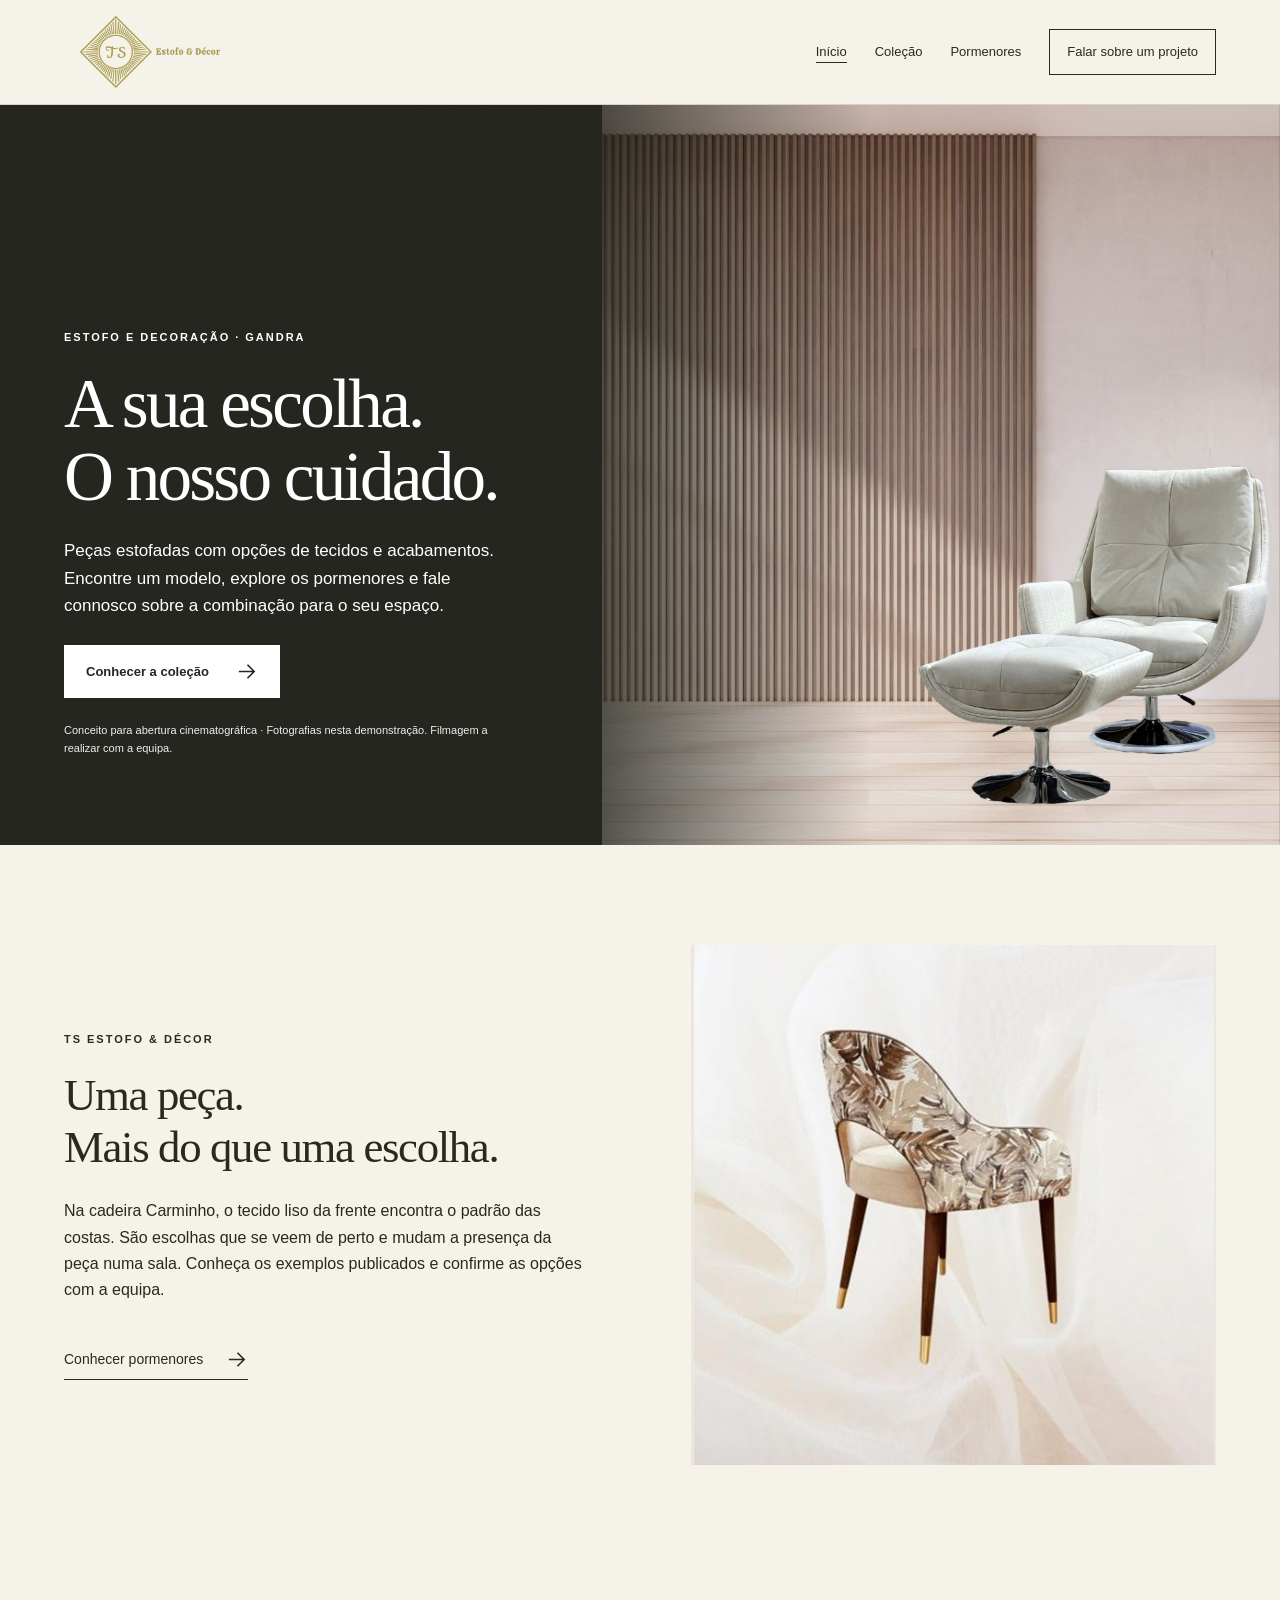
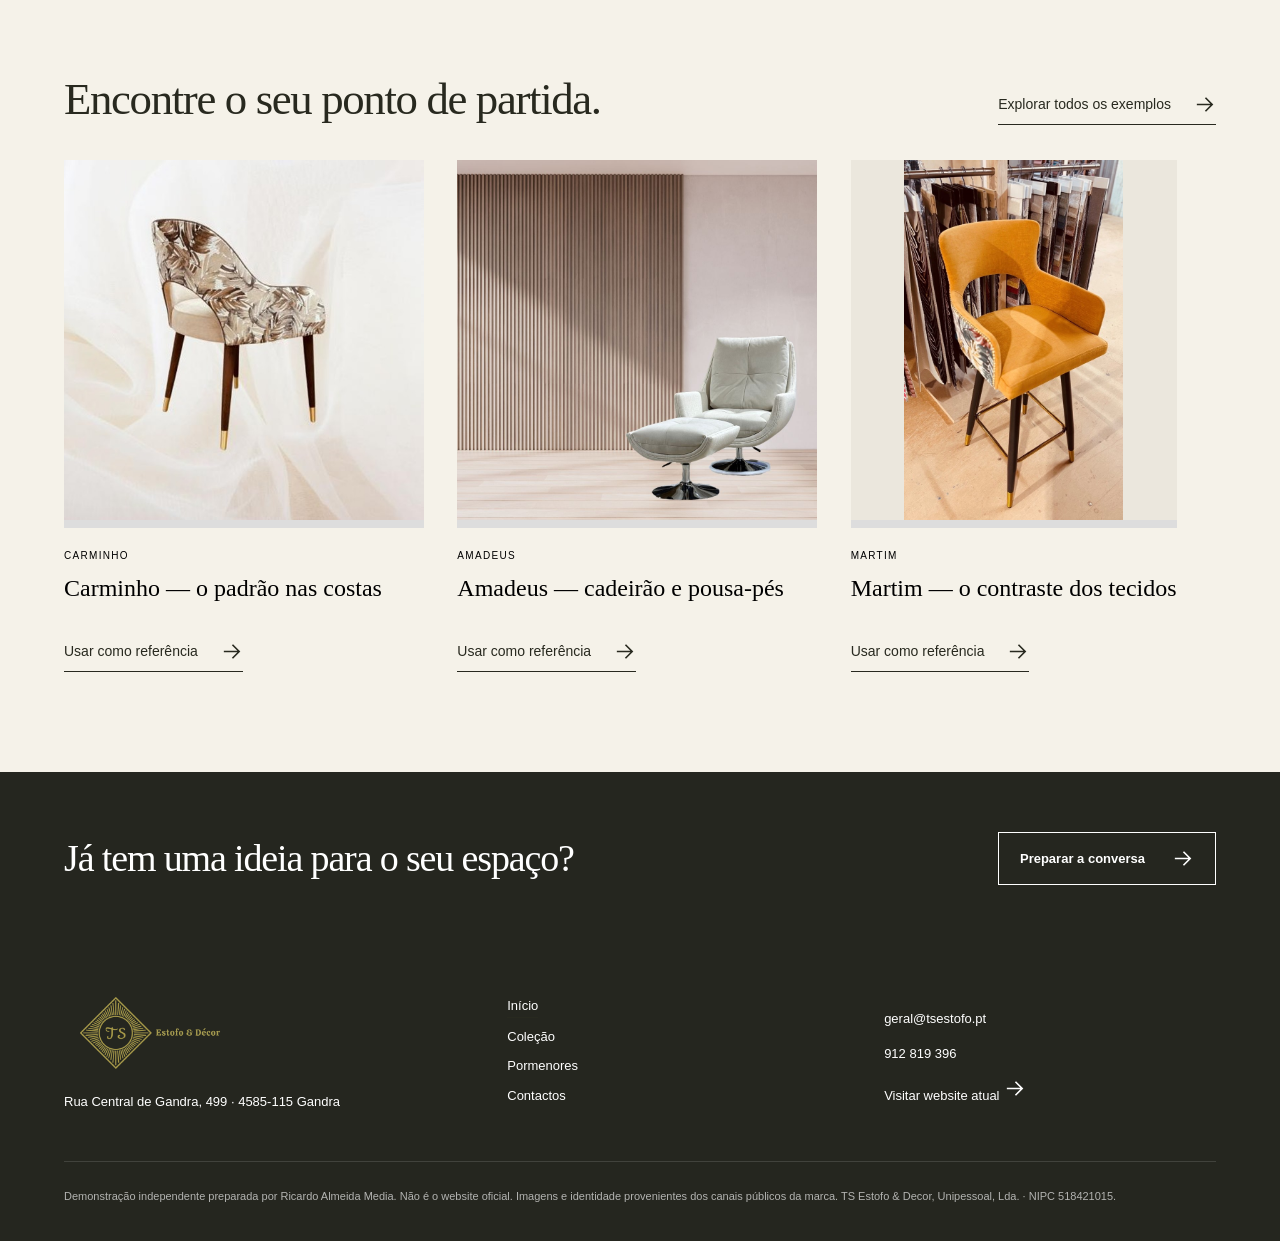
<file: index.html>
<!doctype html><html lang="pt-PT"><head><meta charset="utf-8"><meta name="viewport" content="width=device-width,initial-scale=1"><meta name="robots" content="noindex,nofollow,noarchive"><meta name="description" content="Demonstração independente de website para TS Estofo &amp; Décor."><title>Início · TS Estofo &amp; Décor</title><link rel="stylesheet" href="styles.css"><script src="site.js" defer></script></head><body class="ts"><a class="skip" href="#conteudo">Saltar para o conteúdo</a><header class="header"><a class="brand" href="index.html"><img src="assets/logo.png" alt="TS Estofo &amp; Décor"><span>TS Estofo &amp; Décor</span></a><button class="menu" aria-label="Abrir menu" aria-expanded="false" aria-controls="mainnav">Menu <span aria-hidden="true">☰</span></button><nav id="mainnav" class="mainnav" aria-label="Navegação principal"><a href="index.html" aria-current="page">Início</a><a href="solucoes.html">Coleção</a><a href="trabalhos.html">Pormenores</a><a class="nav-cta" href="contactos.html">Falar sobre um projeto</a></nav></header><main id="conteudo"><section class="hero"><img src="assets/amadeus.jpg" alt="Trabalho apresentado no website da TS Estofo &amp; Décor" fetchpriority="high"><div class="hero-inner"><p class="eyebrow">ESTOFO E DECORAÇÃO · GANDRA</p><h1>A sua escolha.
O nosso cuidado.</h1><p>Peças estofadas com opções de tecidos e acabamentos. Encontre um modelo, explore os pormenores e fale connosco sobre a combinação para o seu espaço.</p><div class="actions"><a class="btn" href="solucoes.html">Conhecer a coleção<svg class="arrow" viewBox="0 0 24 24" fill="none" aria-hidden="true"><path d="M4 12h15M13 5l7 7-7 7" stroke="currentColor" stroke-width="1.7"/></svg></a></div><p class="film-note">Conceito para abertura cinematográfica · Fotografias nesta demonstração. Filmagem a realizar com a equipa.</p></div></section><section class="section"><div class="wrap split"><div><p class="eyebrow">TS Estofo &amp; Décor</p><h2>Uma peça.
Mais do que uma escolha.</h2><p>Na cadeira Carminho, o tecido liso da frente encontra o padrão das costas. São escolhas que se veem de perto e mudam a presença da peça numa sala. Conheça os exemplos publicados e confirme as opções com a equipa.</p><a class="text-link" href="trabalhos.html">Conhecer pormenores<svg class="arrow" viewBox="0 0 24 24" fill="none" aria-hidden="true"><path d="M4 12h15M13 5l7 7-7 7" stroke="currentColor" stroke-width="1.7"/></svg></a></div><img src="assets/carminho.jpg" alt="Carminho — o padrão nas costas" loading="lazy"></div></section><section class="section"><div class="wrap"><div class="sectionhead"><h2>Encontre o seu ponto de partida.</h2><a class="text-link" href="trabalhos.html">Explorar todos os exemplos<svg class="arrow" viewBox="0 0 24 24" fill="none" aria-hidden="true"><path d="M4 12h15M13 5l7 7-7 7" stroke="currentColor" stroke-width="1.7"/></svg></a></div><div class="grid"><article data-category="Carminho"><button class="card" data-image="assets/carminho.jpg" data-title="Carminho — o padrão nas costas" aria-label="Ampliar Carminho — o padrão nas costas"><div class="frame"><img src="assets/carminho.jpg" alt="Carminho — o padrão nas costas" loading="lazy"></div><small>Carminho</small><h3>Carminho — o padrão nas costas</h3></button><a class="text-link" href="contactos.html?referencia=Carminho%20%E2%80%94%20o%20padr%C3%A3o%20nas%20costas">Usar como referência<svg class="arrow" viewBox="0 0 24 24" fill="none" aria-hidden="true"><path d="M4 12h15M13 5l7 7-7 7" stroke="currentColor" stroke-width="1.7"/></svg></a></article><article data-category="Amadeus"><button class="card" data-image="assets/amadeus.jpg" data-title="Amadeus — cadeirão e pousa-pés" aria-label="Ampliar Amadeus — cadeirão e pousa-pés"><div class="frame"><img src="assets/amadeus.jpg" alt="Amadeus — cadeirão e pousa-pés" loading="lazy"></div><small>Amadeus</small><h3>Amadeus — cadeirão e pousa-pés</h3></button><a class="text-link" href="contactos.html?referencia=Amadeus%20%E2%80%94%20cadeir%C3%A3o%20e%20pousa-p%C3%A9s">Usar como referência<svg class="arrow" viewBox="0 0 24 24" fill="none" aria-hidden="true"><path d="M4 12h15M13 5l7 7-7 7" stroke="currentColor" stroke-width="1.7"/></svg></a></article><article data-category="Martim"><button class="card" data-image="assets/martim.jpg" data-title="Martim — o contraste dos tecidos" aria-label="Ampliar Martim — o contraste dos tecidos"><div class="frame"><img src="assets/martim.jpg" alt="Martim — o contraste dos tecidos" loading="lazy"></div><small>Martim</small><h3>Martim — o contraste dos tecidos</h3></button><a class="text-link" href="contactos.html?referencia=Martim%20%E2%80%94%20o%20contraste%20dos%20tecidos">Usar como referência<svg class="arrow" viewBox="0 0 24 24" fill="none" aria-hidden="true"><path d="M4 12h15M13 5l7 7-7 7" stroke="currentColor" stroke-width="1.7"/></svg></a></article></div></div></section><section class="band"><div class="wrap"><h2>Já tem uma ideia para o seu espaço?</h2><a class="btn outline" href="contactos.html">Preparar a conversa<svg class="arrow" viewBox="0 0 24 24" fill="none" aria-hidden="true"><path d="M4 12h15M13 5l7 7-7 7" stroke="currentColor" stroke-width="1.7"/></svg></a></div></section></main><footer class="footer"><div class="wrap"><div class="footer-top"><div><a class="brand" href="index.html"><img src="assets/logo.png" alt="TS Estofo &amp; Décor"><span>TS Estofo &amp; Décor</span></a><p>Rua Central de Gandra, 499 · 4585-115 Gandra</p></div><nav aria-label="Navegação de rodapé"><a href="index.html" aria-current="page">Início</a><a href="solucoes.html">Coleção</a><a href="trabalhos.html">Pormenores</a><a href="contactos.html">Contactos</a></nav><div><p><a href="mailto:geral@tsestofo.pt">geral@tsestofo.pt</a></p><p><a href="tel:+351912819396">912 819 396</a></p><a href="https://tsestofo.pt/" target="_blank" rel="noopener">Visitar website atual <svg class="arrow" viewBox="0 0 24 24" fill="none" aria-hidden="true"><path d="M4 12h15M13 5l7 7-7 7" stroke="currentColor" stroke-width="1.7"/></svg></a></div></div><p class="legal">Demonstração independente preparada por Ricardo Almeida Media. Não é o website oficial. Imagens e identidade provenientes dos canais públicos da marca. TS Estofo &amp; Decor, Unipessoal, Lda. · NIPC 518421015.</p></div></footer><dialog class="modal" id="image-dialog" aria-label="Imagem em detalhe"><button class="close" data-close>Fechar</button><img src="assets/amadeus.jpg" alt=""><h2></h2><p class="small">Imagem publicada pela marca no website atual.</p></dialog></body></html>
</file>
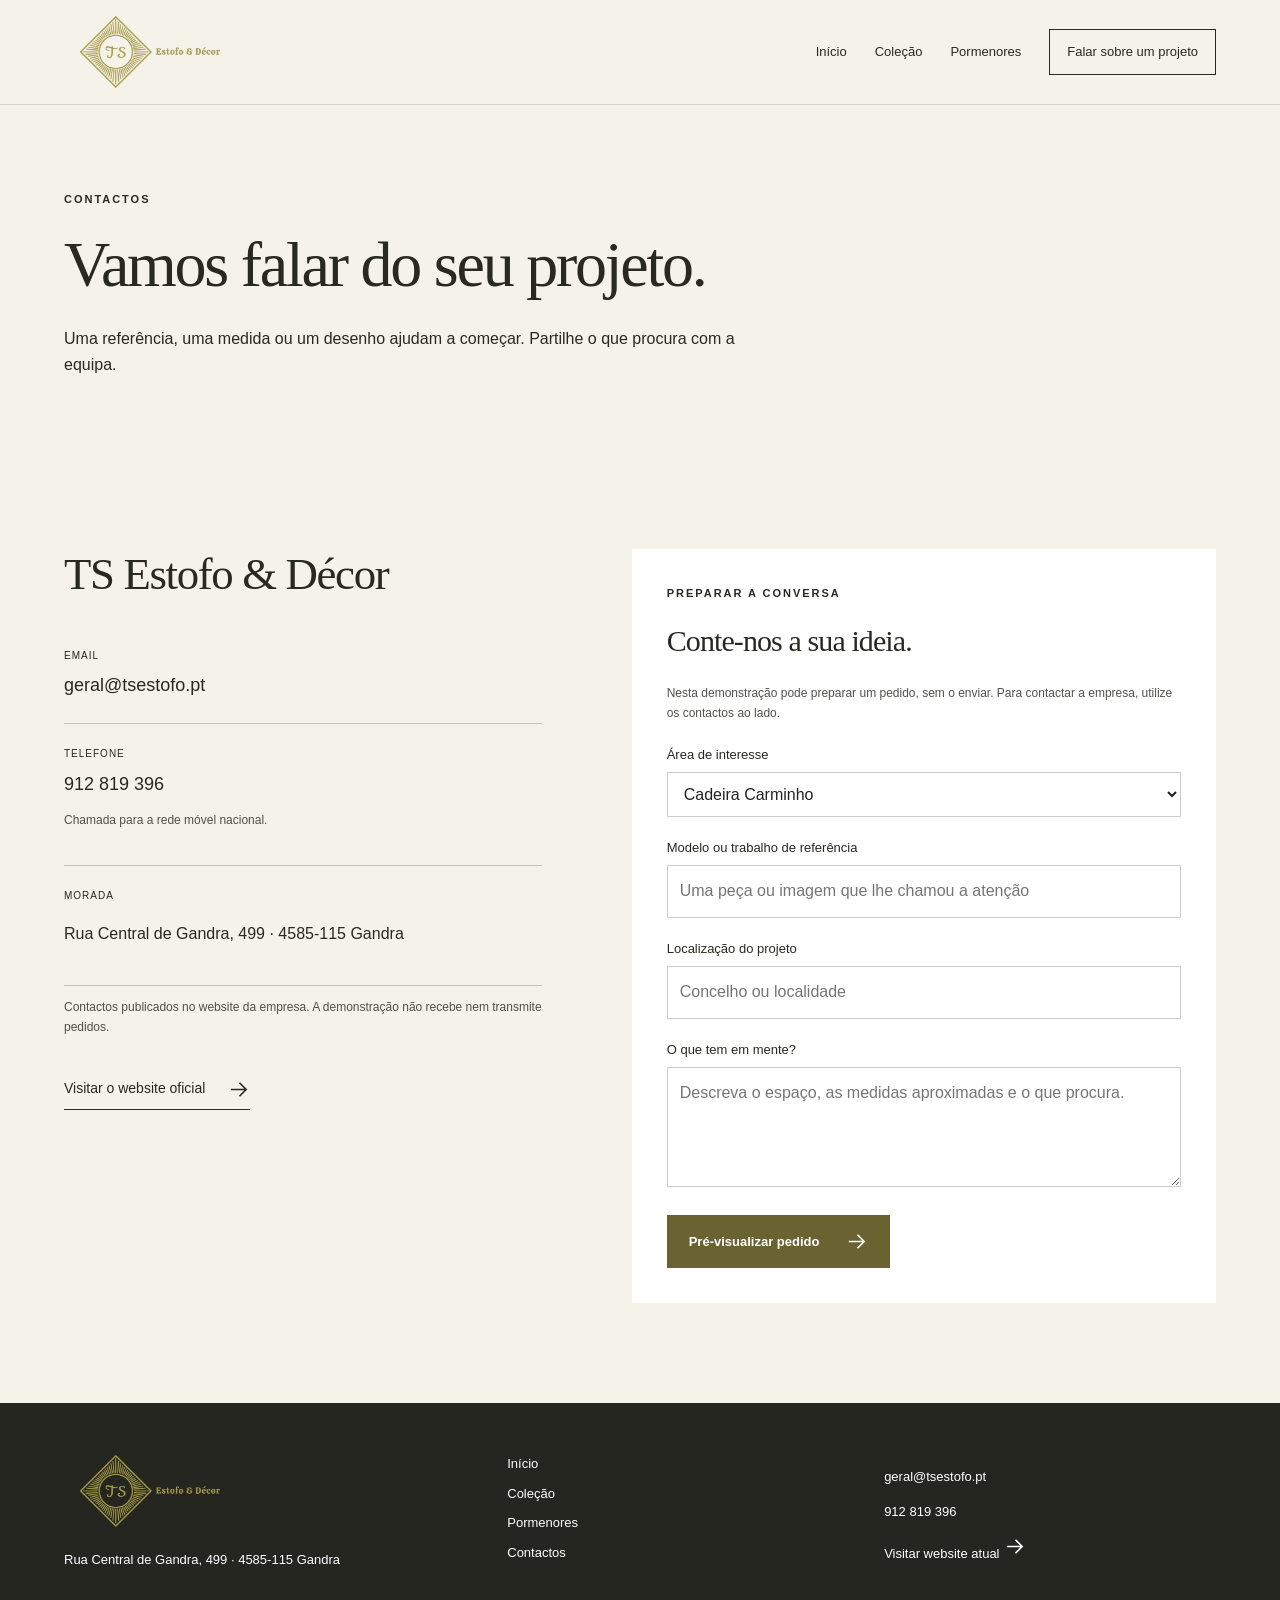
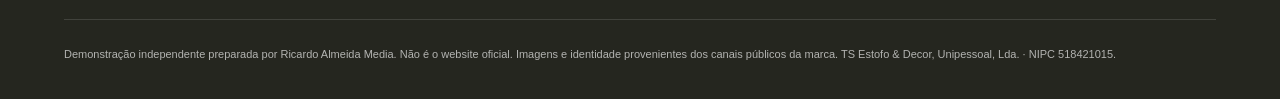
<file: contactos.html>
<!doctype html><html lang="pt-PT"><head><meta charset="utf-8"><meta name="viewport" content="width=device-width,initial-scale=1"><meta name="robots" content="noindex,nofollow,noarchive"><meta name="description" content="Demonstração independente de website para TS Estofo &amp; Décor."><title>Contactos · TS Estofo &amp; Décor</title><link rel="stylesheet" href="styles.css"><script src="site.js" defer></script></head><body class="ts"><a class="skip" href="#conteudo">Saltar para o conteúdo</a><header class="header"><a class="brand" href="index.html"><img src="assets/logo.png" alt="TS Estofo &amp; Décor"><span>TS Estofo &amp; Décor</span></a><button class="menu" aria-label="Abrir menu" aria-expanded="false" aria-controls="mainnav">Menu <span aria-hidden="true">☰</span></button><nav id="mainnav" class="mainnav" aria-label="Navegação principal"><a href="index.html">Início</a><a href="solucoes.html">Coleção</a><a href="trabalhos.html">Pormenores</a><a class="nav-cta" href="contactos.html">Falar sobre um projeto</a></nav></header><main id="conteudo"><div class="wrap"><section class="page-title"><p class="eyebrow">CONTACTOS</p><h1>Vamos falar do seu projeto.</h1><p>Uma referência, uma medida ou um desenho ajudam a começar. Partilhe o que procura com a equipa.</p></section><section class="section contact-grid"><div><h2>TS Estofo &amp; Décor</h2><div class="contact-line"><small>Email</small><a href="mailto:geral@tsestofo.pt">geral@tsestofo.pt</a></div><div class="contact-line"><small>Telefone</small><a href="tel:+351912819396">912 819 396</a><p class="small">Chamada para a rede móvel nacional.</p></div><div class="contact-line"><small>Morada</small><p>Rua Central de Gandra, 499 · 4585-115 Gandra</p></div><p class="small">Contactos publicados no website da empresa. A demonstração não recebe nem transmite pedidos.</p><a class="text-link" href="https://tsestofo.pt/">Visitar o website oficial<svg class="arrow" viewBox="0 0 24 24" fill="none" aria-hidden="true"><path d="M4 12h15M13 5l7 7-7 7" stroke="currentColor" stroke-width="1.7"/></svg></a></div><form id="brief" class="brief-form"><p class="eyebrow">PREPARAR A CONVERSA</p><h2>Conte-nos a sua ideia.</h2><p class="small">Nesta demonstração pode preparar um pedido, sem o enviar. Para contactar a empresa, utilize os contactos ao lado.</p><label for="area">Área de interesse</label><select id="area" name="area"><option>Cadeira Carminho</option><option>Cadeirão Amadeus</option><option>Banco Bar Martim</option><option>Tecidos e personalização</option></select><label for="ref">Modelo ou trabalho de referência</label><input id="ref" name="referencia" maxlength="200" placeholder="Uma peça ou imagem que lhe chamou a atenção"><label for="local">Localização do projeto</label><input id="local" name="local" maxlength="150" placeholder="Concelho ou localidade"><label for="ideia">O que tem em mente?</label><textarea id="ideia" name="ideia" maxlength="2500" required placeholder="Descreva o espaço, as medidas aproximadas e o que procura."></textarea><button class="btn" type="submit">Pré-visualizar pedido <svg class="arrow" viewBox="0 0 24 24" fill="none" aria-hidden="true"><path d="M4 12h15M13 5l7 7-7 7" stroke="currentColor" stroke-width="1.7"/></svg></button><div class="result" id="result" role="status" hidden></div></form></section></div></main><footer class="footer"><div class="wrap"><div class="footer-top"><div><a class="brand" href="index.html"><img src="assets/logo.png" alt="TS Estofo &amp; Décor"><span>TS Estofo &amp; Décor</span></a><p>Rua Central de Gandra, 499 · 4585-115 Gandra</p></div><nav aria-label="Navegação de rodapé"><a href="index.html">Início</a><a href="solucoes.html">Coleção</a><a href="trabalhos.html">Pormenores</a><a href="contactos.html">Contactos</a></nav><div><p><a href="mailto:geral@tsestofo.pt">geral@tsestofo.pt</a></p><p><a href="tel:+351912819396">912 819 396</a></p><a href="https://tsestofo.pt/" target="_blank" rel="noopener">Visitar website atual <svg class="arrow" viewBox="0 0 24 24" fill="none" aria-hidden="true"><path d="M4 12h15M13 5l7 7-7 7" stroke="currentColor" stroke-width="1.7"/></svg></a></div></div><p class="legal">Demonstração independente preparada por Ricardo Almeida Media. Não é o website oficial. Imagens e identidade provenientes dos canais públicos da marca. TS Estofo &amp; Decor, Unipessoal, Lda. · NIPC 518421015.</p></div></footer><dialog class="modal" id="image-dialog" aria-label="Imagem em detalhe"><button class="close" data-close>Fechar</button><img src="assets/amadeus.jpg" alt=""><h2></h2><p class="small">Imagem publicada pela marca no website atual.</p></dialog></body></html>
</file>
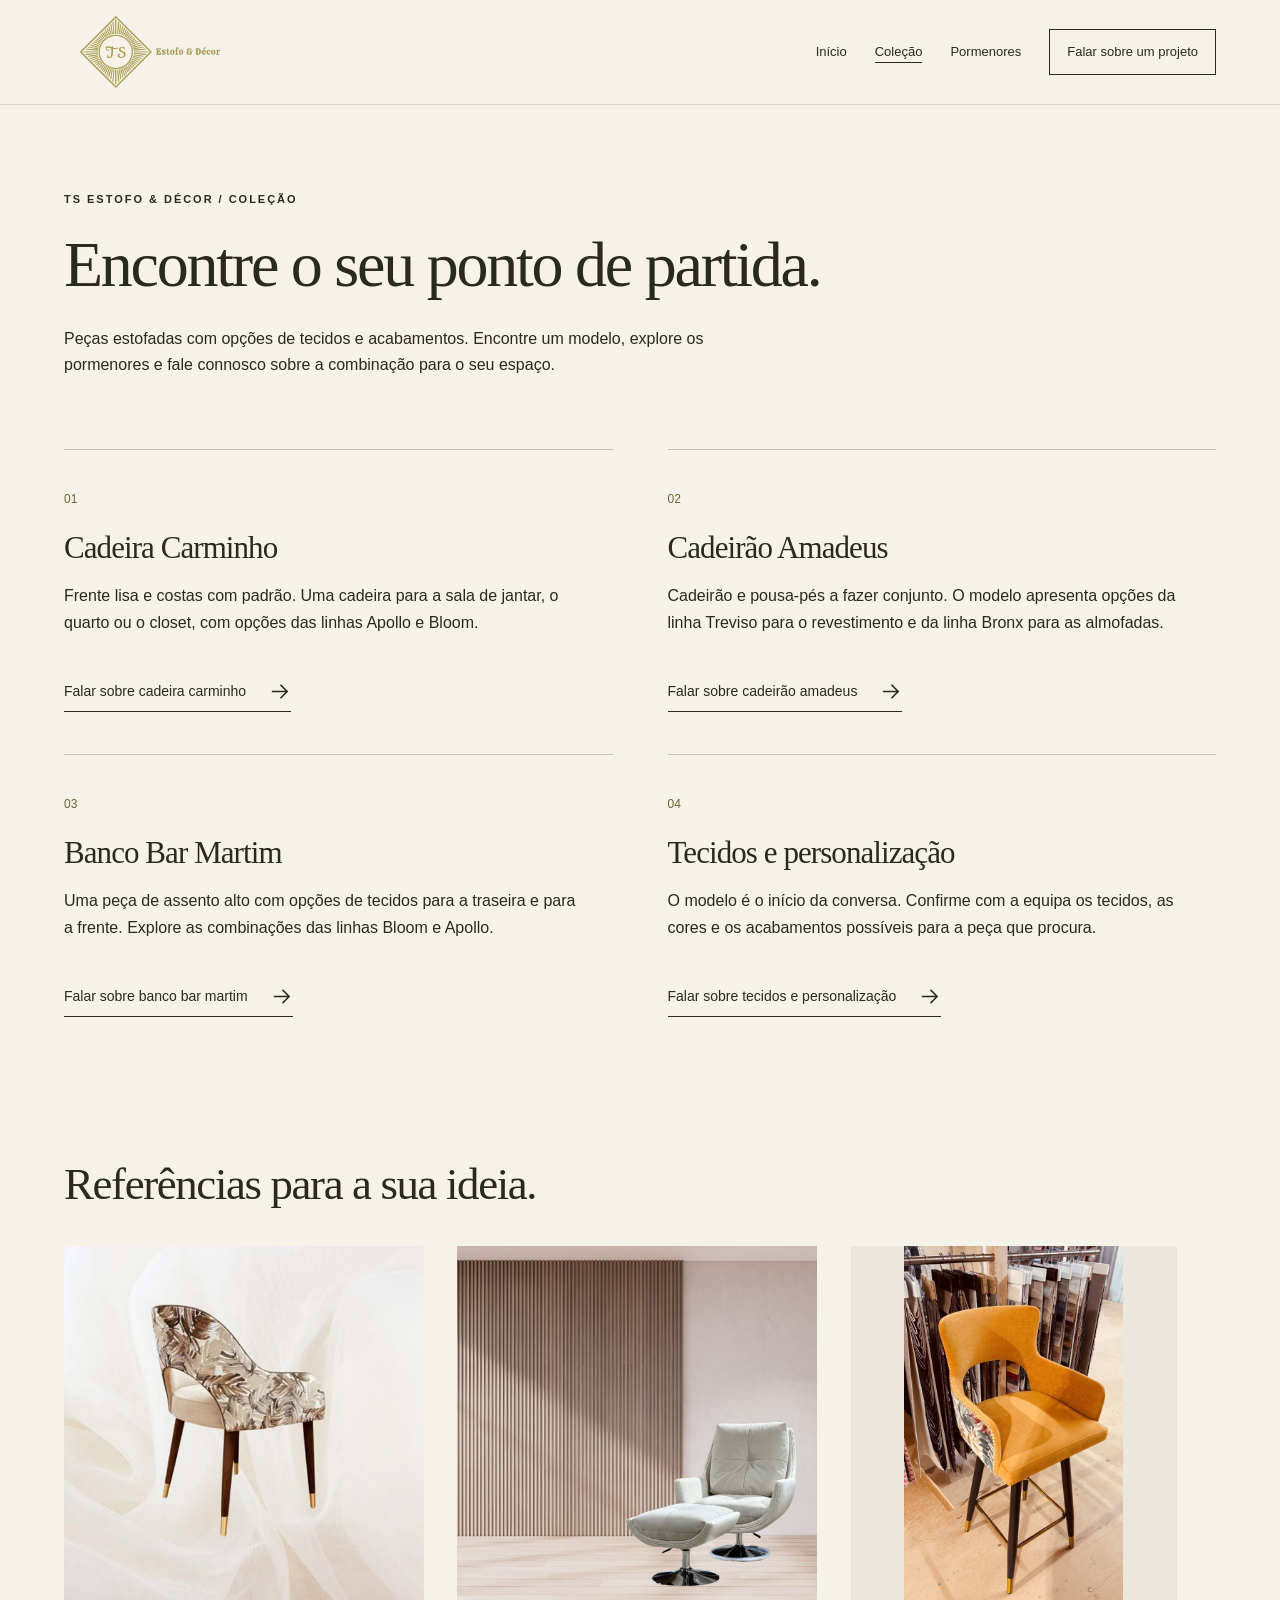
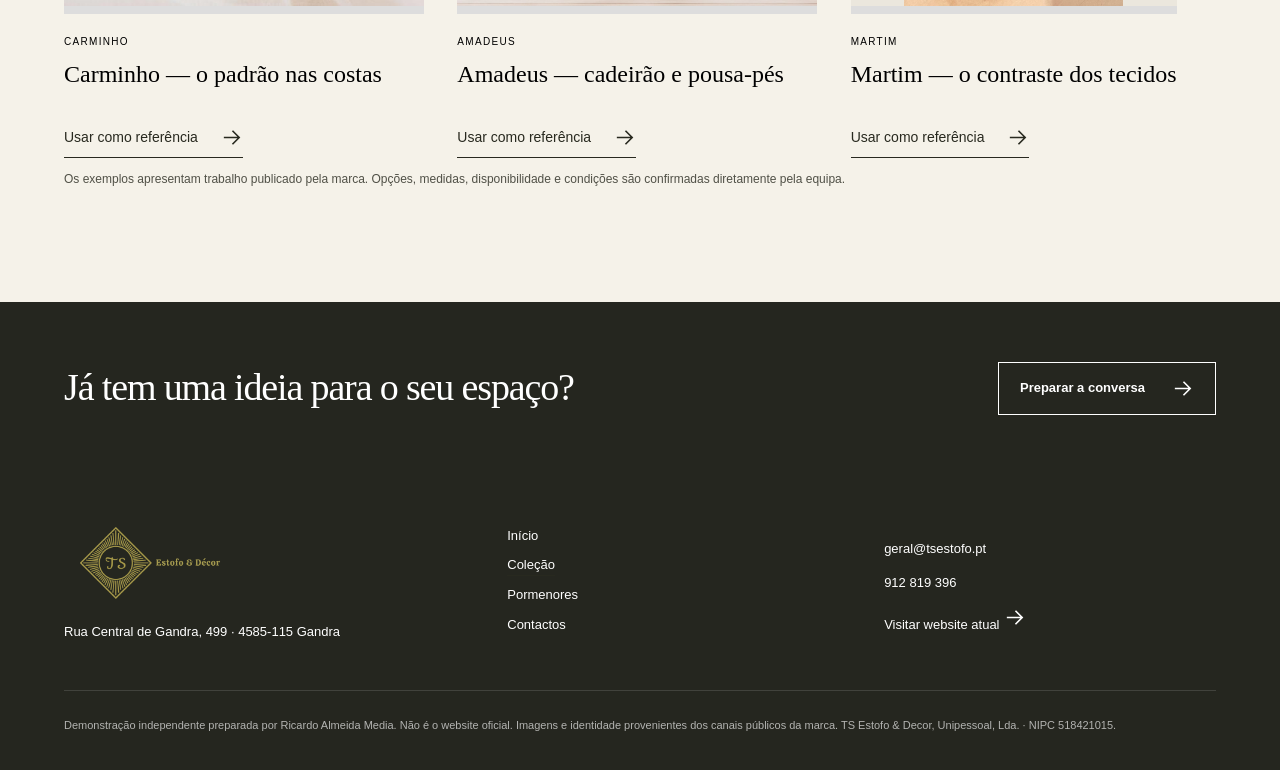
<file: solucoes.html>
<!doctype html><html lang="pt-PT"><head><meta charset="utf-8"><meta name="viewport" content="width=device-width,initial-scale=1"><meta name="robots" content="noindex,nofollow,noarchive"><meta name="description" content="Demonstração independente de website para TS Estofo &amp; Décor."><title>Coleção · TS Estofo &amp; Décor</title><link rel="stylesheet" href="styles.css"><script src="site.js" defer></script></head><body class="ts"><a class="skip" href="#conteudo">Saltar para o conteúdo</a><header class="header"><a class="brand" href="index.html"><img src="assets/logo.png" alt="TS Estofo &amp; Décor"><span>TS Estofo &amp; Décor</span></a><button class="menu" aria-label="Abrir menu" aria-expanded="false" aria-controls="mainnav">Menu <span aria-hidden="true">☰</span></button><nav id="mainnav" class="mainnav" aria-label="Navegação principal"><a href="index.html">Início</a><a href="solucoes.html" aria-current="page">Coleção</a><a href="trabalhos.html">Pormenores</a><a class="nav-cta" href="contactos.html">Falar sobre um projeto</a></nav></header><main id="conteudo"><div class="wrap"><section class="page-title"><p class="eyebrow">TS Estofo &amp; Décor / Coleção</p><h1>Encontre o seu ponto de partida.</h1><p>Peças estofadas com opções de tecidos e acabamentos. Encontre um modelo, explore os pormenores e fale connosco sobre a combinação para o seu espaço.</p></section><section class="services"><article class="service"><span class="number">01</span><h2>Cadeira Carminho</h2><p>Frente lisa e costas com padrão. Uma cadeira para a sala de jantar, o quarto ou o closet, com opções das linhas Apollo e Bloom.</p><a class="text-link" href="contactos.html?referencia=Cadeira%20Carminho">Falar sobre cadeira carminho<svg class="arrow" viewBox="0 0 24 24" fill="none" aria-hidden="true"><path d="M4 12h15M13 5l7 7-7 7" stroke="currentColor" stroke-width="1.7"/></svg></a></article><article class="service"><span class="number">02</span><h2>Cadeirão Amadeus</h2><p>Cadeirão e pousa-pés a fazer conjunto. O modelo apresenta opções da linha Treviso para o revestimento e da linha Bronx para as almofadas.</p><a class="text-link" href="contactos.html?referencia=Cadeir%C3%A3o%20Amadeus">Falar sobre cadeirão amadeus<svg class="arrow" viewBox="0 0 24 24" fill="none" aria-hidden="true"><path d="M4 12h15M13 5l7 7-7 7" stroke="currentColor" stroke-width="1.7"/></svg></a></article><article class="service"><span class="number">03</span><h2>Banco Bar Martim</h2><p>Uma peça de assento alto com opções de tecidos para a traseira e para a frente. Explore as combinações das linhas Bloom e Apollo.</p><a class="text-link" href="contactos.html?referencia=Banco%20Bar%20Martim">Falar sobre banco bar martim<svg class="arrow" viewBox="0 0 24 24" fill="none" aria-hidden="true"><path d="M4 12h15M13 5l7 7-7 7" stroke="currentColor" stroke-width="1.7"/></svg></a></article><article class="service"><span class="number">04</span><h2>Tecidos e personalização</h2><p>O modelo é o início da conversa. Confirme com a equipa os tecidos, as cores e os acabamentos possíveis para a peça que procura.</p><a class="text-link" href="contactos.html?referencia=Tecidos%20e%20personaliza%C3%A7%C3%A3o">Falar sobre tecidos e personalização<svg class="arrow" viewBox="0 0 24 24" fill="none" aria-hidden="true"><path d="M4 12h15M13 5l7 7-7 7" stroke="currentColor" stroke-width="1.7"/></svg></a></article></section><section class="section"><div class="sectionhead"><h2>Referências para a sua ideia.</h2></div><div class="grid"><article data-category="Carminho"><button class="card" data-image="assets/carminho.jpg" data-title="Carminho — o padrão nas costas" aria-label="Ampliar Carminho — o padrão nas costas"><div class="frame"><img src="assets/carminho.jpg" alt="Carminho — o padrão nas costas" loading="lazy"></div><small>Carminho</small><h3>Carminho — o padrão nas costas</h3></button><a class="text-link" href="contactos.html?referencia=Carminho%20%E2%80%94%20o%20padr%C3%A3o%20nas%20costas">Usar como referência<svg class="arrow" viewBox="0 0 24 24" fill="none" aria-hidden="true"><path d="M4 12h15M13 5l7 7-7 7" stroke="currentColor" stroke-width="1.7"/></svg></a></article><article data-category="Amadeus"><button class="card" data-image="assets/amadeus.jpg" data-title="Amadeus — cadeirão e pousa-pés" aria-label="Ampliar Amadeus — cadeirão e pousa-pés"><div class="frame"><img src="assets/amadeus.jpg" alt="Amadeus — cadeirão e pousa-pés" loading="lazy"></div><small>Amadeus</small><h3>Amadeus — cadeirão e pousa-pés</h3></button><a class="text-link" href="contactos.html?referencia=Amadeus%20%E2%80%94%20cadeir%C3%A3o%20e%20pousa-p%C3%A9s">Usar como referência<svg class="arrow" viewBox="0 0 24 24" fill="none" aria-hidden="true"><path d="M4 12h15M13 5l7 7-7 7" stroke="currentColor" stroke-width="1.7"/></svg></a></article><article data-category="Martim"><button class="card" data-image="assets/martim.jpg" data-title="Martim — o contraste dos tecidos" aria-label="Ampliar Martim — o contraste dos tecidos"><div class="frame"><img src="assets/martim.jpg" alt="Martim — o contraste dos tecidos" loading="lazy"></div><small>Martim</small><h3>Martim — o contraste dos tecidos</h3></button><a class="text-link" href="contactos.html?referencia=Martim%20%E2%80%94%20o%20contraste%20dos%20tecidos">Usar como referência<svg class="arrow" viewBox="0 0 24 24" fill="none" aria-hidden="true"><path d="M4 12h15M13 5l7 7-7 7" stroke="currentColor" stroke-width="1.7"/></svg></a></article></div><p class="small">Os exemplos apresentam trabalho publicado pela marca. Opções, medidas, disponibilidade e condições são confirmadas diretamente pela equipa.</p></section></div><section class="band"><div class="wrap"><h2>Já tem uma ideia para o seu espaço?</h2><a class="btn outline" href="contactos.html">Preparar a conversa<svg class="arrow" viewBox="0 0 24 24" fill="none" aria-hidden="true"><path d="M4 12h15M13 5l7 7-7 7" stroke="currentColor" stroke-width="1.7"/></svg></a></div></section></main><footer class="footer"><div class="wrap"><div class="footer-top"><div><a class="brand" href="index.html"><img src="assets/logo.png" alt="TS Estofo &amp; Décor"><span>TS Estofo &amp; Décor</span></a><p>Rua Central de Gandra, 499 · 4585-115 Gandra</p></div><nav aria-label="Navegação de rodapé"><a href="index.html">Início</a><a href="solucoes.html" aria-current="page">Coleção</a><a href="trabalhos.html">Pormenores</a><a href="contactos.html">Contactos</a></nav><div><p><a href="mailto:geral@tsestofo.pt">geral@tsestofo.pt</a></p><p><a href="tel:+351912819396">912 819 396</a></p><a href="https://tsestofo.pt/" target="_blank" rel="noopener">Visitar website atual <svg class="arrow" viewBox="0 0 24 24" fill="none" aria-hidden="true"><path d="M4 12h15M13 5l7 7-7 7" stroke="currentColor" stroke-width="1.7"/></svg></a></div></div><p class="legal">Demonstração independente preparada por Ricardo Almeida Media. Não é o website oficial. Imagens e identidade provenientes dos canais públicos da marca. TS Estofo &amp; Decor, Unipessoal, Lda. · NIPC 518421015.</p></div></footer><dialog class="modal" id="image-dialog" aria-label="Imagem em detalhe"><button class="close" data-close>Fechar</button><img src="assets/amadeus.jpg" alt=""><h2></h2><p class="small">Imagem publicada pela marca no website atual.</p></dialog></body></html>
</file>
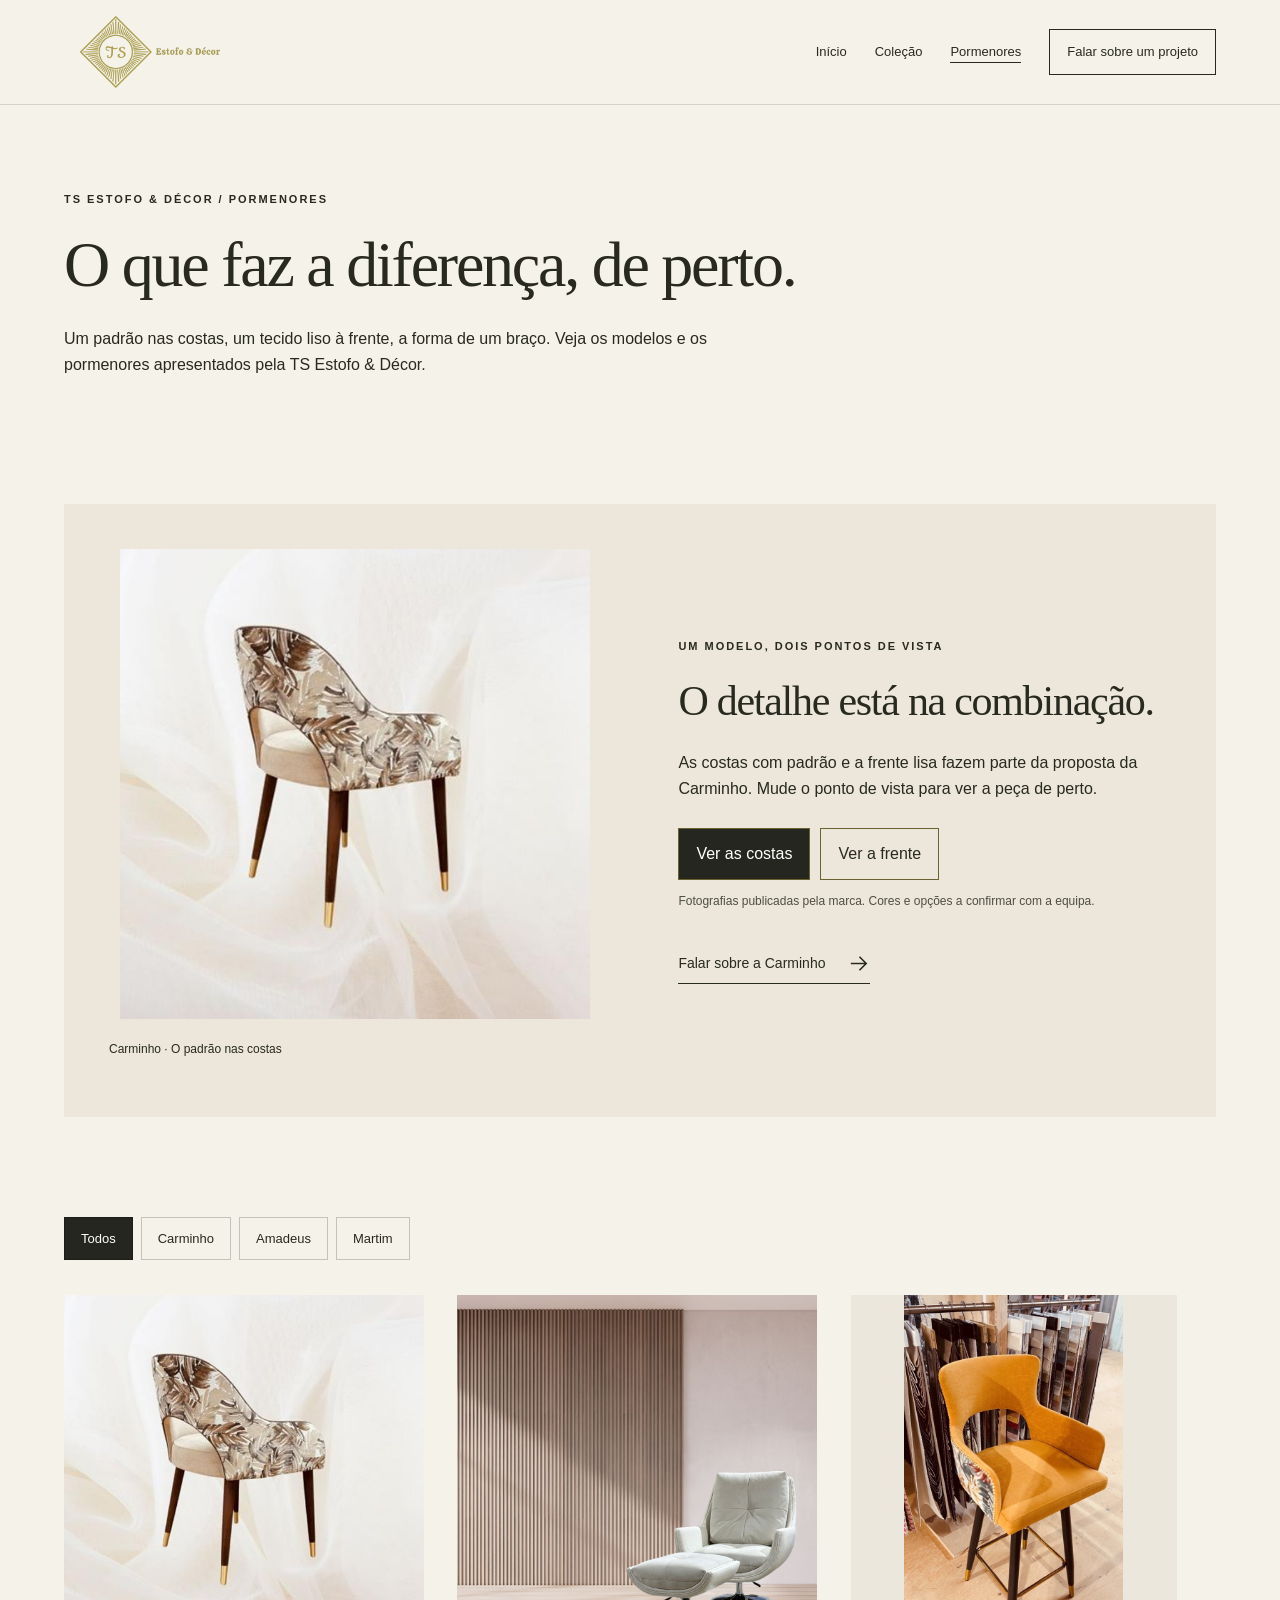
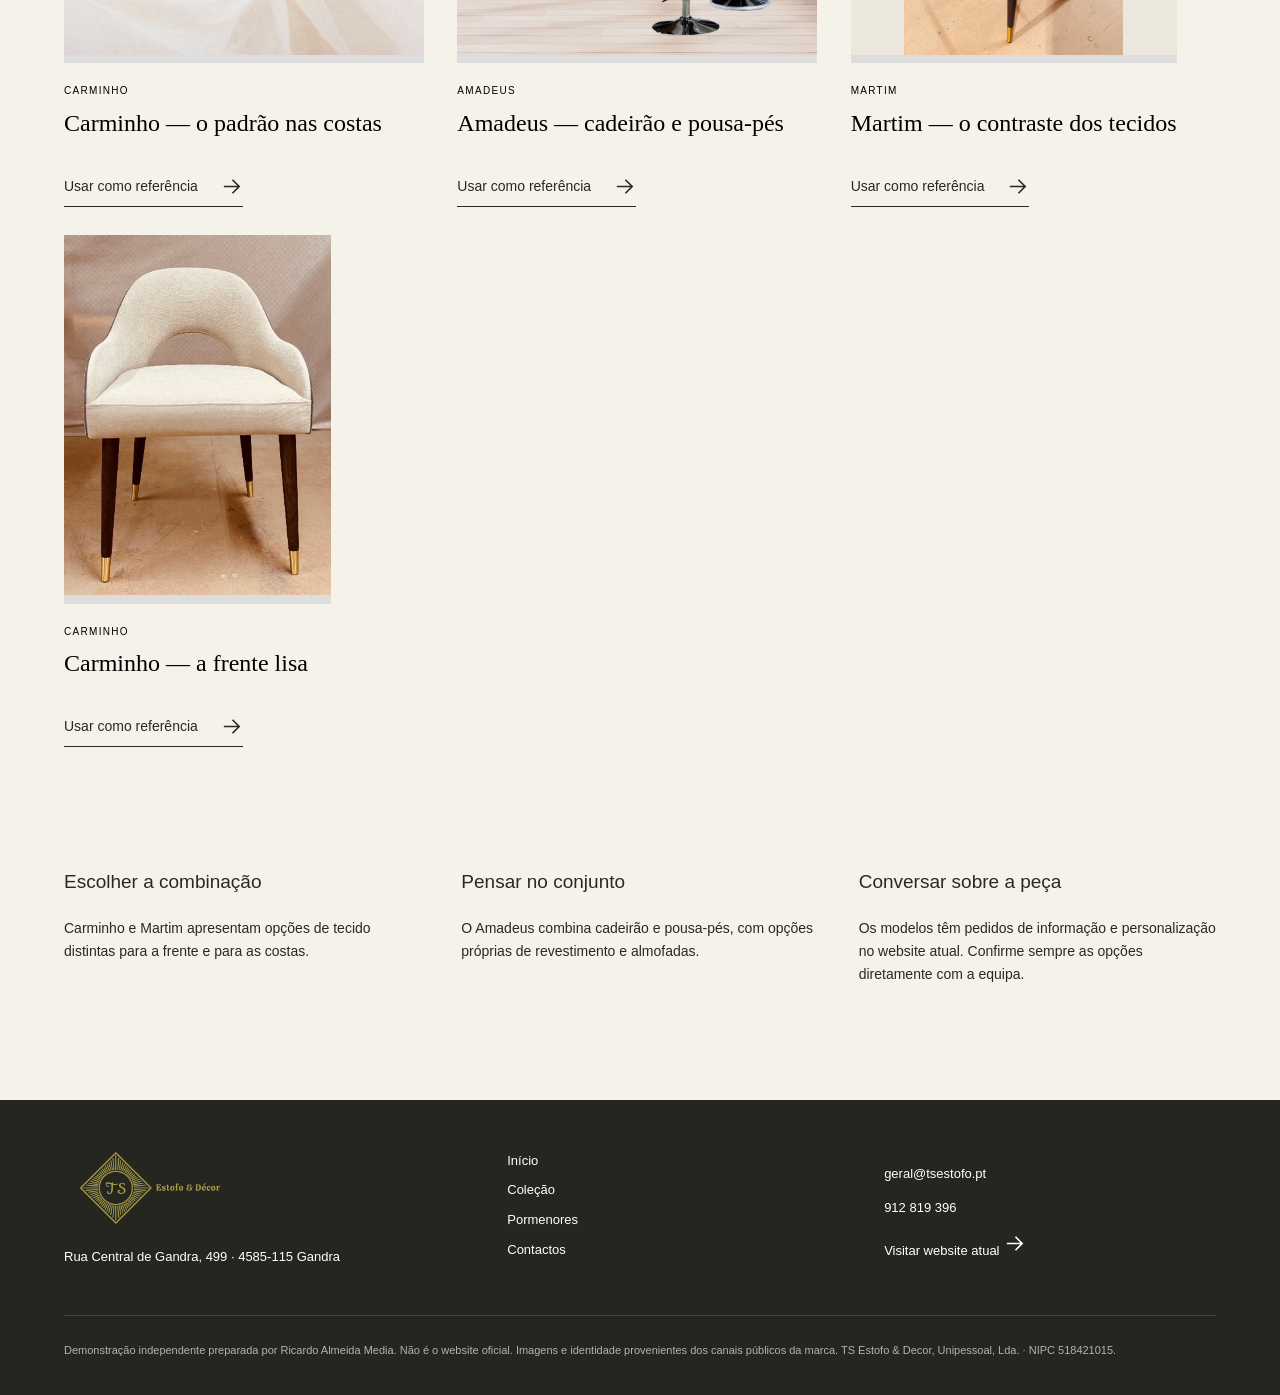
<file: trabalhos.html>
<!doctype html><html lang="pt-PT"><head><meta charset="utf-8"><meta name="viewport" content="width=device-width,initial-scale=1"><meta name="robots" content="noindex,nofollow,noarchive"><meta name="description" content="Demonstração independente de website para TS Estofo &amp; Décor."><title>Pormenores · TS Estofo &amp; Décor</title><link rel="stylesheet" href="styles.css"><script src="site.js" defer></script></head><body class="ts"><a class="skip" href="#conteudo">Saltar para o conteúdo</a><header class="header"><a class="brand" href="index.html"><img src="assets/logo.png" alt="TS Estofo &amp; Décor"><span>TS Estofo &amp; Décor</span></a><button class="menu" aria-label="Abrir menu" aria-expanded="false" aria-controls="mainnav">Menu <span aria-hidden="true">☰</span></button><nav id="mainnav" class="mainnav" aria-label="Navegação principal"><a href="index.html">Início</a><a href="solucoes.html">Coleção</a><a href="trabalhos.html" aria-current="page">Pormenores</a><a class="nav-cta" href="contactos.html">Falar sobre um projeto</a></nav></header><main id="conteudo"><div class="wrap"><section class="page-title"><p class="eyebrow">TS Estofo &amp; Décor / Pormenores</p><h1>O que faz a diferença, de perto.</h1><p>Um padrão nas costas, um tecido liso à frente, a forma de um braço. Veja os modelos e os pormenores apresentados pela TS Estofo &amp; Décor.</p></section><section class="choice" aria-labelledby="choice-title"><div><img id="choice-photo" src="assets/carminho.jpg" alt="Cadeira Carminho vista de costas, com tecido estampado" loading="lazy"><p class="choice-caption" id="choice-caption">Carminho · O padrão nas costas</p></div><div><p class="eyebrow">UM MODELO, DOIS PONTOS DE VISTA</p><h2 id="choice-title">O detalhe está na combinação.</h2><p>As costas com padrão e a frente lisa fazem parte da proposta da Carminho. Mude o ponto de vista para ver a peça de perto.</p><div class="choice-tabs" role="group" aria-label="Ponto de vista da cadeira"><button type="button" data-view="costas" aria-pressed="true">Ver as costas</button><button type="button" data-view="frente" aria-pressed="false">Ver a frente</button></div><p class="small">Fotografias publicadas pela marca. Cores e opções a confirmar com a equipa.</p><a class="text-link" href="contactos.html?referencia=Carminho">Falar sobre a Carminho<svg class="arrow" viewBox="0 0 24 24" fill="none" aria-hidden="true"><path d="M4 12h15M13 5l7 7-7 7" stroke="currentColor" stroke-width="1.7"/></svg></a></div></section><section class="section no-bottom"><div class="filterbar" role="group" aria-label="Filtrar trabalhos"><button data-filter="Todos" aria-pressed="true">Todos</button><button data-filter="Carminho" aria-pressed="false">Carminho</button><button data-filter="Amadeus" aria-pressed="false">Amadeus</button><button data-filter="Martim" aria-pressed="false">Martim</button></div><div class="grid"><article data-category="Carminho"><button class="card" data-image="assets/carminho.jpg" data-title="Carminho — o padrão nas costas" aria-label="Ampliar Carminho — o padrão nas costas"><div class="frame"><img src="assets/carminho.jpg" alt="Carminho — o padrão nas costas" loading="lazy"></div><small>Carminho</small><h3>Carminho — o padrão nas costas</h3></button><a class="text-link" href="contactos.html?referencia=Carminho%20%E2%80%94%20o%20padr%C3%A3o%20nas%20costas">Usar como referência<svg class="arrow" viewBox="0 0 24 24" fill="none" aria-hidden="true"><path d="M4 12h15M13 5l7 7-7 7" stroke="currentColor" stroke-width="1.7"/></svg></a></article><article data-category="Amadeus"><button class="card" data-image="assets/amadeus.jpg" data-title="Amadeus — cadeirão e pousa-pés" aria-label="Ampliar Amadeus — cadeirão e pousa-pés"><div class="frame"><img src="assets/amadeus.jpg" alt="Amadeus — cadeirão e pousa-pés" loading="lazy"></div><small>Amadeus</small><h3>Amadeus — cadeirão e pousa-pés</h3></button><a class="text-link" href="contactos.html?referencia=Amadeus%20%E2%80%94%20cadeir%C3%A3o%20e%20pousa-p%C3%A9s">Usar como referência<svg class="arrow" viewBox="0 0 24 24" fill="none" aria-hidden="true"><path d="M4 12h15M13 5l7 7-7 7" stroke="currentColor" stroke-width="1.7"/></svg></a></article><article data-category="Martim"><button class="card" data-image="assets/martim.jpg" data-title="Martim — o contraste dos tecidos" aria-label="Ampliar Martim — o contraste dos tecidos"><div class="frame"><img src="assets/martim.jpg" alt="Martim — o contraste dos tecidos" loading="lazy"></div><small>Martim</small><h3>Martim — o contraste dos tecidos</h3></button><a class="text-link" href="contactos.html?referencia=Martim%20%E2%80%94%20o%20contraste%20dos%20tecidos">Usar como referência<svg class="arrow" viewBox="0 0 24 24" fill="none" aria-hidden="true"><path d="M4 12h15M13 5l7 7-7 7" stroke="currentColor" stroke-width="1.7"/></svg></a></article><article data-category="Carminho"><button class="card" data-image="assets/carminho-costas.jpg" data-title="Carminho — a frente lisa" aria-label="Ampliar Carminho — a frente lisa"><div class="frame"><img src="assets/carminho-costas.jpg" alt="Carminho — a frente lisa" loading="lazy"></div><small>Carminho</small><h3>Carminho — a frente lisa</h3></button><a class="text-link" href="contactos.html?referencia=Carminho%20%E2%80%94%20a%20frente%20lisa">Usar como referência<svg class="arrow" viewBox="0 0 24 24" fill="none" aria-hidden="true"><path d="M4 12h15M13 5l7 7-7 7" stroke="currentColor" stroke-width="1.7"/></svg></a></article></div></section><section class="section"><div class="facts"><article><h3>Escolher a combinação</h3><p>Carminho e Martim apresentam opções de tecido distintas para a frente e para as costas.</p></article><article><h3>Pensar no conjunto</h3><p>O Amadeus combina cadeirão e pousa-pés, com opções próprias de revestimento e almofadas.</p></article><article><h3>Conversar sobre a peça</h3><p>Os modelos têm pedidos de informação e personalização no website atual. Confirme sempre as opções diretamente com a equipa.</p></article></div></section></div></main><footer class="footer"><div class="wrap"><div class="footer-top"><div><a class="brand" href="index.html"><img src="assets/logo.png" alt="TS Estofo &amp; Décor"><span>TS Estofo &amp; Décor</span></a><p>Rua Central de Gandra, 499 · 4585-115 Gandra</p></div><nav aria-label="Navegação de rodapé"><a href="index.html">Início</a><a href="solucoes.html">Coleção</a><a href="trabalhos.html" aria-current="page">Pormenores</a><a href="contactos.html">Contactos</a></nav><div><p><a href="mailto:geral@tsestofo.pt">geral@tsestofo.pt</a></p><p><a href="tel:+351912819396">912 819 396</a></p><a href="https://tsestofo.pt/" target="_blank" rel="noopener">Visitar website atual <svg class="arrow" viewBox="0 0 24 24" fill="none" aria-hidden="true"><path d="M4 12h15M13 5l7 7-7 7" stroke="currentColor" stroke-width="1.7"/></svg></a></div></div><p class="legal">Demonstração independente preparada por Ricardo Almeida Media. Não é o website oficial. Imagens e identidade provenientes dos canais públicos da marca. TS Estofo &amp; Decor, Unipessoal, Lda. · NIPC 518421015.</p></div></footer><dialog class="modal" id="image-dialog" aria-label="Imagem em detalhe"><button class="close" data-close>Fechar</button><img src="assets/amadeus.jpg" alt=""><h2></h2><p class="small">Imagem publicada pela marca no website atual.</p></dialog></body></html>
</file>
<file: styles.css>
*{box-sizing:border-box}html{scroll-behavior:smooth;scroll-padding-top:110px}body{margin:0;background:var(--paper);color:var(--ink);font:16px/1.65 Arial,sans-serif}body.sofa{--paper:#f4f1eb;--ink:#24251f;--accent:#514c3c;--dark:#24251f;--title:Georgia,serif}body.ferral{--paper:#f0f2ed;--ink:#15301f;--accent:#277340;--dark:#102a1b;--title:Arial,sans-serif}body.aveleiras{--paper:#f7f5f0;--ink:#252222;--accent:#d71920;--dark:#242020;--title:Georgia,serif}a{color:inherit;text-decoration:none}button,input,textarea,select{font:inherit}button,a,input,select,textarea{touch-action:manipulation}button{cursor:pointer}a:focus-visible,button:focus-visible{outline:3px solid var(--accent);outline-offset:5px}.demo{background:var(--dark);color:#fff;font-size:11px;letter-spacing:.04em;text-align:center;padding:8px 18px;line-height:1.5}.demo a{text-decoration:underline}.header{display:flex;align-items:center;justify-content:space-between;padding:14px 5vw;border-bottom:1px solid #0002;background:var(--paper);gap:20px;position:relative;z-index:20}.brand{display:flex;align-items:center;gap:10px;font-size:14px;font-weight:600;line-height:1.25;max-width:260px}.brand img{width:58px;height:58px;object-fit:contain}.sofa .brand img{width:130px;filter:brightness(0)}.sofa .brand span{display:none}.ferral .brand img{width:135px;height:63px}.ferral .brand span{display:none}nav{display:flex;align-items:center;gap:28px;font-size:13px}nav a[aria-current=page]{border-bottom:1px solid var(--ink)}.nav-cta{padding:11px 17px;border:1px solid var(--ink)}.menu{display:none;border:0;background:none;padding:8px}.hero{min-height:660px;height:calc(100svh - 140px);max-height:950px;position:relative;display:flex;align-items:flex-end;isolation:isolate;background:var(--dark);color:white;overflow:hidden}.hero>img{position:absolute;inset:0;width:100%;height:100%;object-fit:cover;z-index:-2;animation:drift 20s ease-out forwards}.hero:after{content:"";position:absolute;inset:0;background:linear-gradient(90deg,#0009,transparent 95%),linear-gradient(0deg,#0009,transparent 80%);z-index:-1}.hero-inner{padding:5vw;width:min(1100px,100%)}.eyebrow{text-transform:uppercase;font-size:11px;letter-spacing:.18em;font-weight:700;margin:0 0 22px}.hero h1{font:400 clamp(48px,5.7vw,86px)/1.05 var(--title);letter-spacing:-.04em;white-space:pre-line;margin:0 0 24px;max-width:860px}.ferral h1,.ferral h2{font-weight:700}.hero p:not(.eyebrow){max-width:530px;color:#fff;font-size:17px;line-height:1.6}.actions{display:flex;gap:14px;align-items:center;flex-wrap:wrap;margin-top:26px}.btn{display:inline-flex;gap:26px;align-items:center;justify-content:space-between;background:var(--accent);color:white;border:1px solid transparent;padding:14px 21px;font-size:13px;font-weight:600;min-height:50px}.hero .btn{background:#fff;color:var(--dark)}.btn.outline{background:transparent;border-color:currentColor;color:inherit}.arrow{width:23px;height:23px;flex-shrink:0}.film-note{font-size:11px!important;margin-top:24px!important;max-width:600px!important;color:#eee!important}.wrap{width:min(1280px,90%);margin:auto}.section{padding:100px 0}.split{display:grid;grid-template-columns:1fr 1fr;gap:8vw;align-items:center}.split img{width:100%;height:520px;object-fit:cover}.split h2,h2{font:400 clamp(34px,3.5vw,56px)/1.15 var(--title);letter-spacing:-.03em;margin:0 0 25px;white-space:pre-line}.split p{max-width:520px}.text-link{display:inline-flex;align-items:center;gap:22px;border-bottom:1px solid;padding:8px 0;font-size:14px;margin-top:20px}.sectionhead{display:flex;align-items:end;justify-content:space-between;gap:25px;margin-bottom:35px}.sectionhead h2{margin:0}.grid{display:grid;grid-template-columns:repeat(3,1fr);gap:28px}.card{border:0;background:none;padding:0;text-align:left;min-width:0}.card img{width:100%;height:300px;object-fit:cover;transition:transform .5s}.card .frame{overflow:hidden;background:#ddd}.card:hover img{transform:scale(1.04)}.card small{display:block;font-size:10px;letter-spacing:.13em;text-transform:uppercase;margin-top:20px}.card h3{font:400 24px/1.3 var(--title);margin:8px 0}.card p{font-size:14px;max-width:36em}.band{background:var(--dark);color:#fff;padding:60px 0}.band .wrap{display:flex;justify-content:space-between;align-items:center;gap:35px}.band h2{margin:0;font-size:38px;max-width:730px}.page-title{padding:85px 0 55px}.page-title h1{font:400 clamp(42px,5vw,72px)/1.1 var(--title);letter-spacing:-.035em;margin:0 0 25px;max-width:900px}.page-title p{max-width:680px}.services{display:grid;grid-template-columns:1fr 1fr;gap:0 55px}.service{border-top:1px solid #0003;padding:35px 0 42px}.service .number{color:var(--accent);font-size:12px}.service h2{font-size:31px;margin:18px 0}.service p{max-width:520px}.filterbar{display:flex;flex-wrap:wrap;gap:8px;margin:0 0 35px}.filterbar button{padding:10px 16px;border:1px solid #0003;background:none;color:var(--ink);font-size:13px}.filterbar button[aria-pressed=true]{background:var(--dark);color:#fff}.small{font-size:12px;opacity:.8}.facts{display:grid;grid-template-columns:repeat(3,1fr);gap:40px}.facts h3{font-size:19px;font-weight:500}.facts p{font-size:14px}.film-section{background:var(--dark);color:#fff;padding:75px 0}.film-section p{max-width:620px}.contact-grid{display:grid;grid-template-columns:.9fr 1.1fr;gap:7vw}.contact-line{padding:22px 0;border-bottom:1px solid #0003}.contact-line small{font-size:10px;text-transform:uppercase;letter-spacing:.1em;display:block;margin-bottom:7px}.contact-line a{overflow-wrap:anywhere;font-size:18px}.brief-form{background:white;padding:35px}.brief-form h2{font-size:30px}.brief-form label{display:block;margin:20px 0 7px;font-size:13px}input,select,textarea{width:100%;padding:12px;border:1px solid #0003;background:#fff;color:#222;border-radius:0}textarea{min-height:120px;resize:vertical}.brief-form .btn{margin-top:20px}.result{margin-top:25px;white-space:pre-wrap;border-left:3px solid var(--accent);padding-left:16px;font-size:14px}.footer{padding:50px 0 25px;background:var(--dark);color:#fff}.footer-top{display:grid;grid-template-columns:1.2fr 1fr 1fr;gap:45px}.footer p,.footer a{font-size:13px}.footer .brand img{filter:none}.sofa .footer .brand img{filter:none}.footer .brand{margin-bottom:20px}.footer nav{display:flex;flex-direction:column;align-items:start;gap:8px}.legal{font-size:11px!important;opacity:.65;border-top:1px solid #fff3;padding-top:25px;margin-top:35px}.modal{border:0;background:var(--paper);color:var(--ink);padding:34px;max-width:900px;width:90vw;max-height:90svh;overflow:auto}.modal::backdrop{background:#000b}.modal img{width:100%;max-height:68svh;object-fit:contain}.close{display:block;margin-left:auto;border:1px solid;padding:7px 15px;background:none;color:inherit;margin-bottom:20px}.modal h2{font-size:32px}.modal h3{font-size:20px}.story{display:grid;grid-template-columns:repeat(3,1fr);gap:25px;margin:30px 0}.story span{font-size:12px;color:var(--accent)}.story p{font-size:14px}.film-button{background:none;border:1px solid #fff8;color:white;padding:14px 20px;display:inline-flex;align-items:center;gap:14px;font-size:13px;min-height:50px}.play{width:0;height:0;border-top:5px solid transparent;border-bottom:5px solid transparent;border-left:8px solid currentColor}.no-bottom{padding-bottom:0}.prose{max-width:820px}.prose p{font-size:17px}.skip{position:absolute;top:-60px;padding:15px;background:#fff;color:#111;z-index:100}.skip:focus{top:0}[hidden]{display:none!important}@keyframes drift{from{transform:scale(1.055)}to{transform:scale(1)}}@media(prefers-reduced-motion:reduce){html{scroll-behavior:auto}*,*:before,*:after{animation:none!important;transition:none!important}}@media(max-width:850px){.header{padding:12px 5vw}.menu{display:block}nav.mainnav{display:none;position:absolute;top:100%;left:0;width:100%;background:var(--paper);padding:25px 5vw;flex-direction:column;align-items:start;box-shadow:0 15px 20px #0002}nav.mainnav.open{display:flex}.hero{min-height:640px;height:82svh}.hero-inner{padding:10vw 6vw}.hero h1{font-size:clamp(44px,9vw,66px)}.hero p:not(.eyebrow){font-size:15px}.hero>img{object-position:60%}.section{padding:65px 0}.split,.contact-grid{grid-template-columns:1fr;gap:35px}.split img{height:380px}.grid{grid-template-columns:1fr 1fr;gap:25px 18px}.card img{height:250px}.sectionhead{display:block}.sectionhead>a{margin-top:20px}.facts{gap:20px}.band .wrap{display:block}.band .btn{margin-top:25px}.footer-top{grid-template-columns:1fr 1fr}.footer-top>div:first-child{grid-column:1/-1}.page-title{padding:60px 0 35px}}@media(max-width:520px){.demo{font-size:10px}.brand{font-size:12px}.brand img{width:46px;height:46px}.sofa .brand img{width:110px}.ferral .brand img{width:115px;height:54px}.hero{min-height:650px}.hero h1{font-size:49px}.hero-inner{padding-bottom:35px}.actions{gap:10px}.actions .btn,.film-button{font-size:12px;padding:13px 16px}.hero .eyebrow{font-size:10px;letter-spacing:.12em}.grid,.services,.facts{grid-template-columns:1fr}.card img{height:300px}.split img{height:310px}.sectionhead h2{font-size:35px}.section{padding:50px 0}.story{grid-template-columns:1fr;gap:10px}.modal{padding:24px}.footer-top{gap:30px}.brief-form{padding:25px}.page-title h1{font-size:43px}.band h2{font-size:32px}}

body.ts{--paper:#f5f2e9;--ink:#28291f;--accent:#6b6231;--dark:#25261f;--title:Georgia,serif}
.ts .brand img{width:172px;height:76px}.ts .brand span{display:none}
.ts .hero{background:#25261f;min-height:670px;height:calc(100svh - 160px);max-height:880px}
.ts .hero>img{left:47%;width:53%;object-position:center;object-fit:cover;animation:drift 20s ease-out forwards}
.ts .hero:after{background:linear-gradient(90deg,#25261f 0%,#25261f 32%,#25261fdd 44%,#25261f00 68%)}
.ts .hero-inner{width:61%;padding-bottom:6vw}.ts .hero h1{font-size:clamp(46px,5.4vw,80px);max-width:650px}.ts .hero p:not(.eyebrow){max-width:450px}
.ts .card img{object-fit:contain;background:#ebe7dd;height:360px}.ts .split img{object-fit:contain;background:#ebe7dd}
.ts .footer a,.ts .footer p{overflow-wrap:anywhere}.ts .film-note{max-width:440px!important}
.choice{display:grid;grid-template-columns:1fr 1fr;gap:6vw;align-items:center;background:#ece7da;padding:45px;margin-top:55px}
.choice img{width:100%;height:470px;object-fit:contain}.choice h2{font-size:42px}.choice p{max-width:460px}.choice-tabs{display:flex;gap:10px;margin-top:25px;flex-wrap:wrap}.choice-tabs button{border:1px solid #6b6231;background:transparent;color:#28291f;padding:12px 17px}.choice-tabs button[aria-pressed=true]{background:#25261f;color:#fff}.choice-caption{font-size:12px}
@media(max-width:850px){.ts .hero{min-height:740px;height:auto;display:block;padding-top:370px}.ts .hero>img{inset:0 0 auto;left:0;width:100%;height:420px;object-position:center 70%}.ts .hero:after{background:linear-gradient(0deg,#25261f 0%,#25261f 43%,#25261f00 69%)}.ts .hero-inner{width:100%;padding:35px 6vw 45px}.ts .hero h1{font-size:57px}.ts .hero p:not(.eyebrow){max-width:540px}.choice{grid-template-columns:1fr;gap:20px;padding:30px}.choice img{height:400px}.ts .brand img{height:62px;width:155px}}
@media(max-width:520px){.ts .hero{padding-top:275px;min-height:0}.ts .hero>img{height:350px;object-position:center 72%}.ts .hero:after{background:linear-gradient(0deg,#25261f 0%,#25261f 54%,#25261f00 73%)}.ts .hero h1{font-size:48px}.ts .hero-inner{padding-top:35px}.ts .card img{height:350px}.ts .brand img{width:138px;height:57px}.choice{padding:24px;margin-top:40px}.choice img{height:320px}.choice h2{font-size:34px}}
</file>
